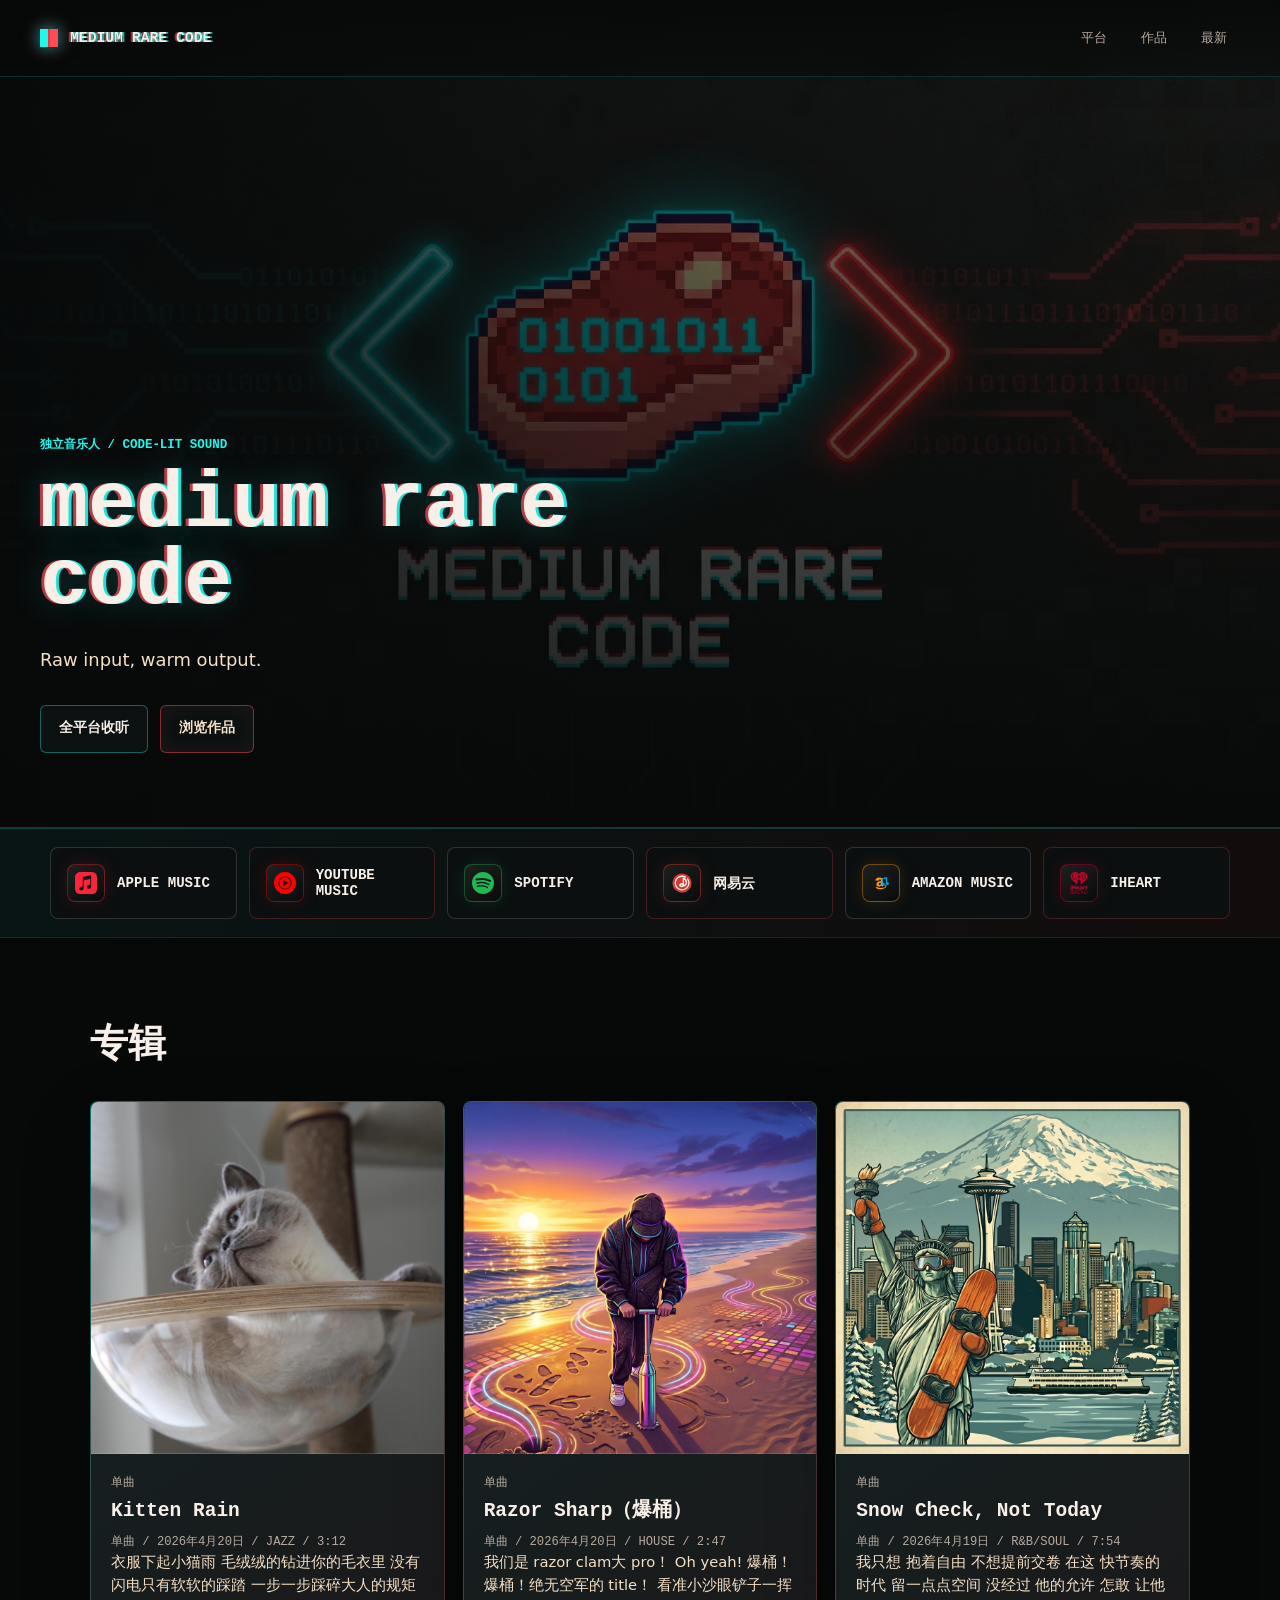
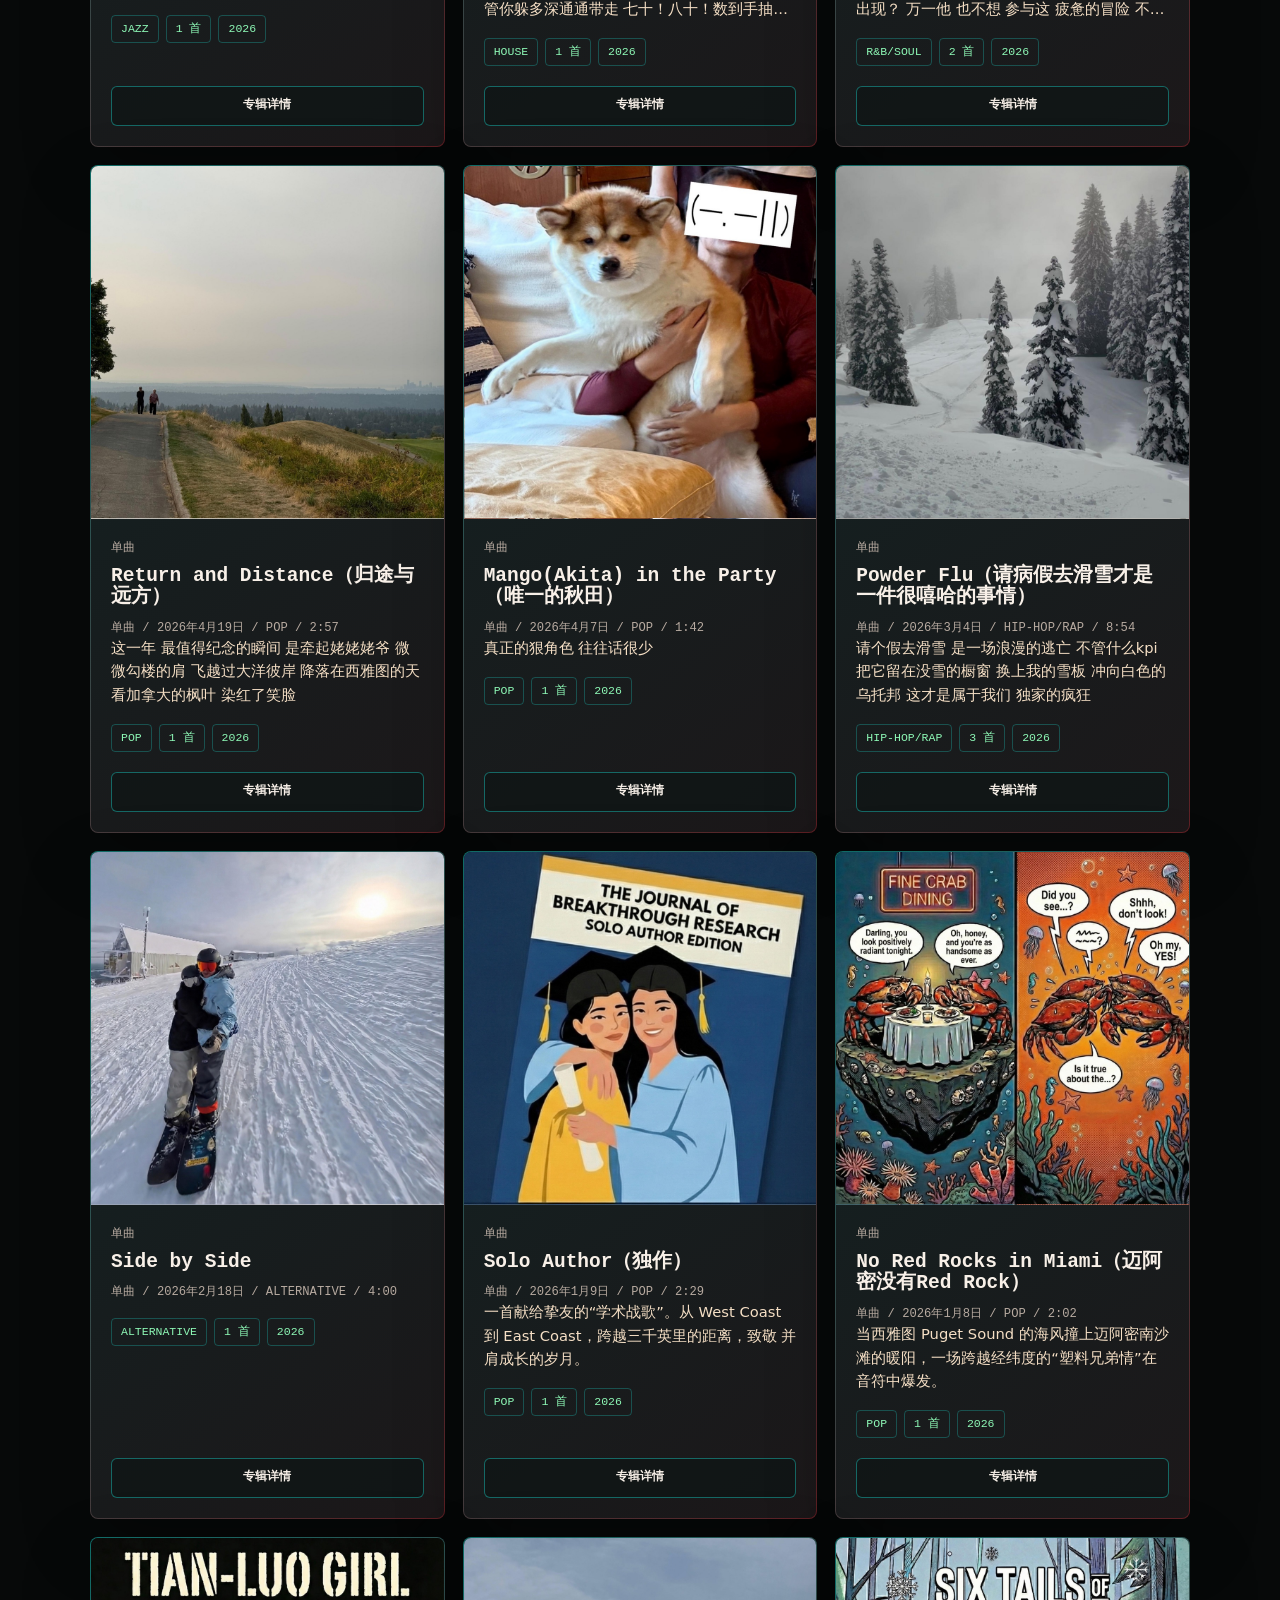
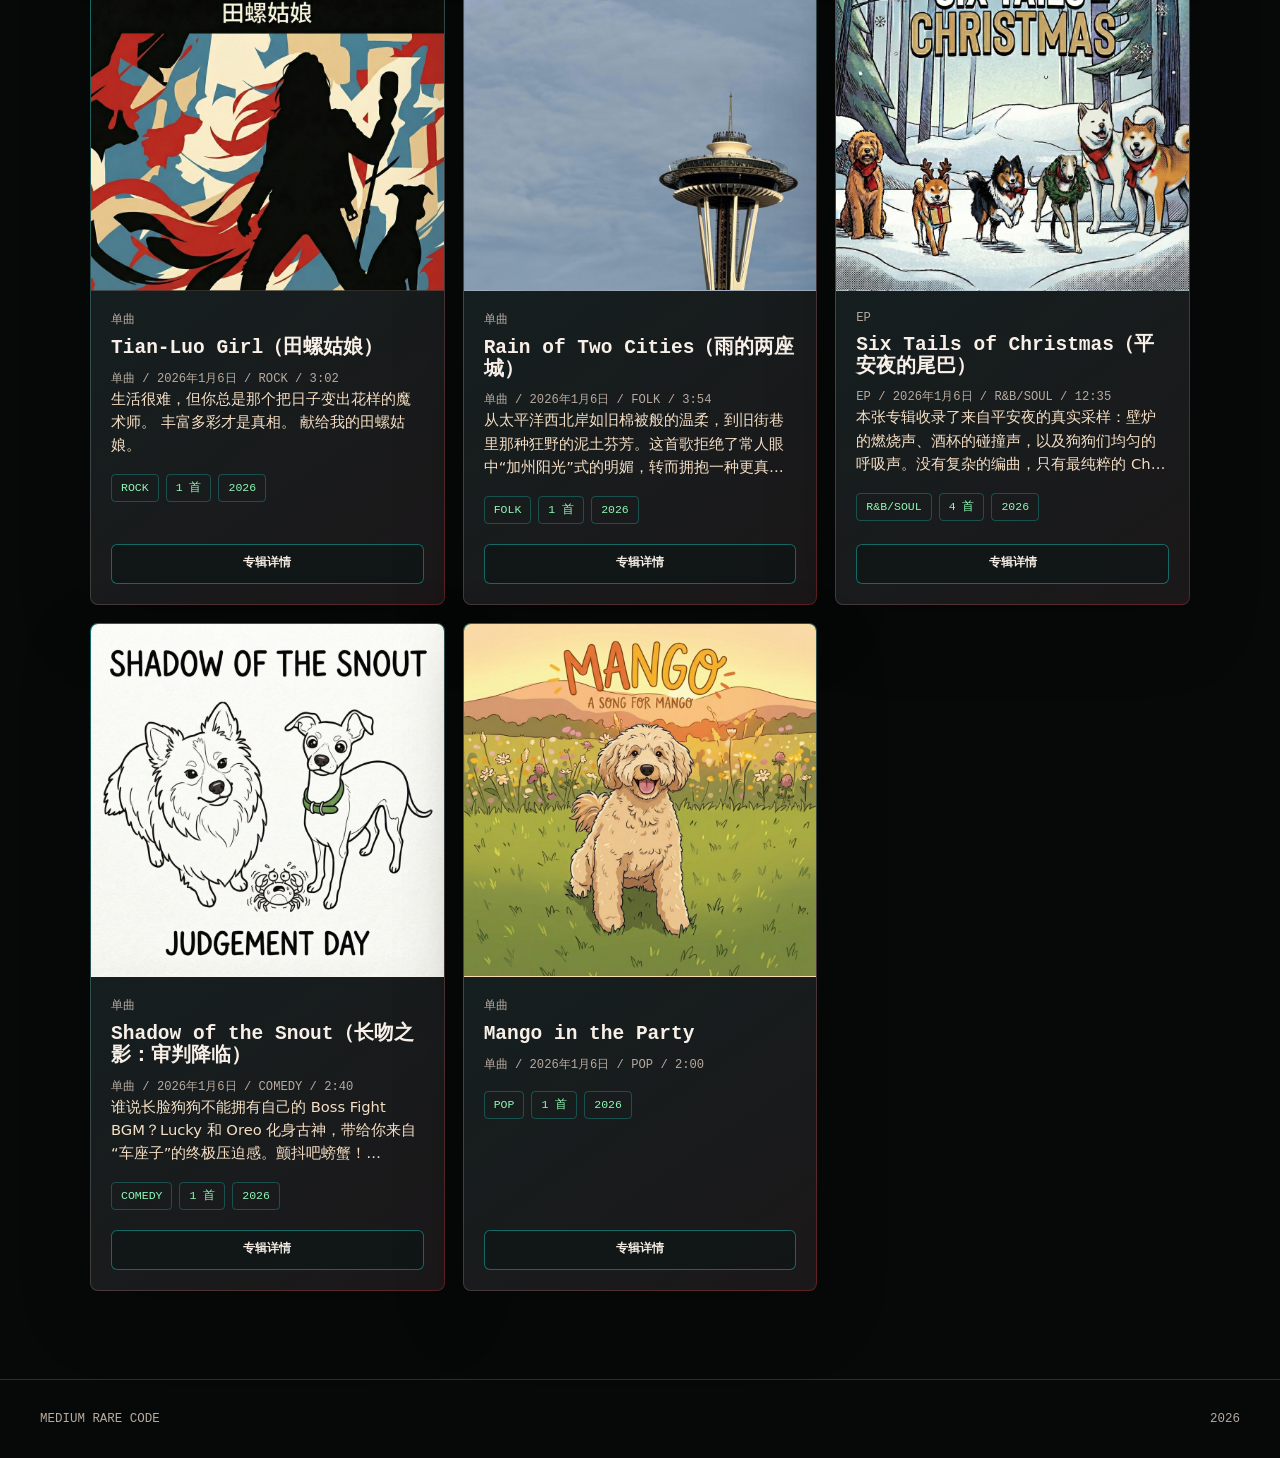
<file: index.html>
<!doctype html>
<html lang="zh-Hans">
  <head>
    <meta charset="utf-8">
    <meta name="viewport" content="width=device-width, initial-scale=1">
    <title>medium rare code</title>
    <meta
      name="description"
      content="medium rare code 的音乐主页、作品集和全平台分享链接。"
    >
    <meta property="og:title" content="medium rare code">
    <meta
      property="og:description"
      content="中文优先的 medium rare code 音乐作品集和全平台链接。"
    >
    <meta property="og:type" content="website">
    <meta property="og:image" content="assets/medium-rare-code-banner.jpeg">
    <link rel="stylesheet" href="styles.css">
    <script src="site-data.js" defer></script>
    <script src="app.js" defer></script>
  </head>
  <body data-page="home">
    <header class="site-header" aria-label="主导航">
      <a class="brand-mark" href="./index.html" aria-label="medium rare code 首页">
        <span class="brand-pixel" aria-hidden="true"></span>
        <span>medium rare code</span>
      </a>
      <nav class="nav-links" aria-label="Main">
        <a href="#listen">平台</a>
        <a href="#releases">作品</a>
        <a href="song.html?track=kitten-rain">最新</a>
      </nav>
    </header>

    <main>
      <section class="hero" aria-labelledby="hero-title">
        <div class="hero-content">
          <p class="eyebrow">独立音乐人 / code-lit sound</p>
          <h1 id="hero-title">medium rare code</h1>
          <p class="hero-copy">
            Raw input, warm output.
          </p>
          <div class="hero-actions" aria-label="主要操作">
            <a class="button button-primary" href="#listen">全平台收听</a>
            <a class="button button-ghost" href="#releases">浏览作品</a>
          </div>
        </div>
      </section>

      <section class="platform-strip" id="listen" aria-label="Artist platform links">
        <div class="platform-strip-inner">
          <div class="platform-grid" id="artist-links"></div>
        </div>
      </section>

      <section class="section" id="releases" aria-labelledby="releases-title">
        <div class="section-heading">
          <h2 id="releases-title">专辑</h2>
        </div>
        <div class="release-grid" id="release-grid" aria-live="polite"></div>
      </section>
    </main>

    <footer class="site-footer">
      <span>medium rare code</span>
      <span id="footer-year"></span>
    </footer>
  </body>
</html>
</file>
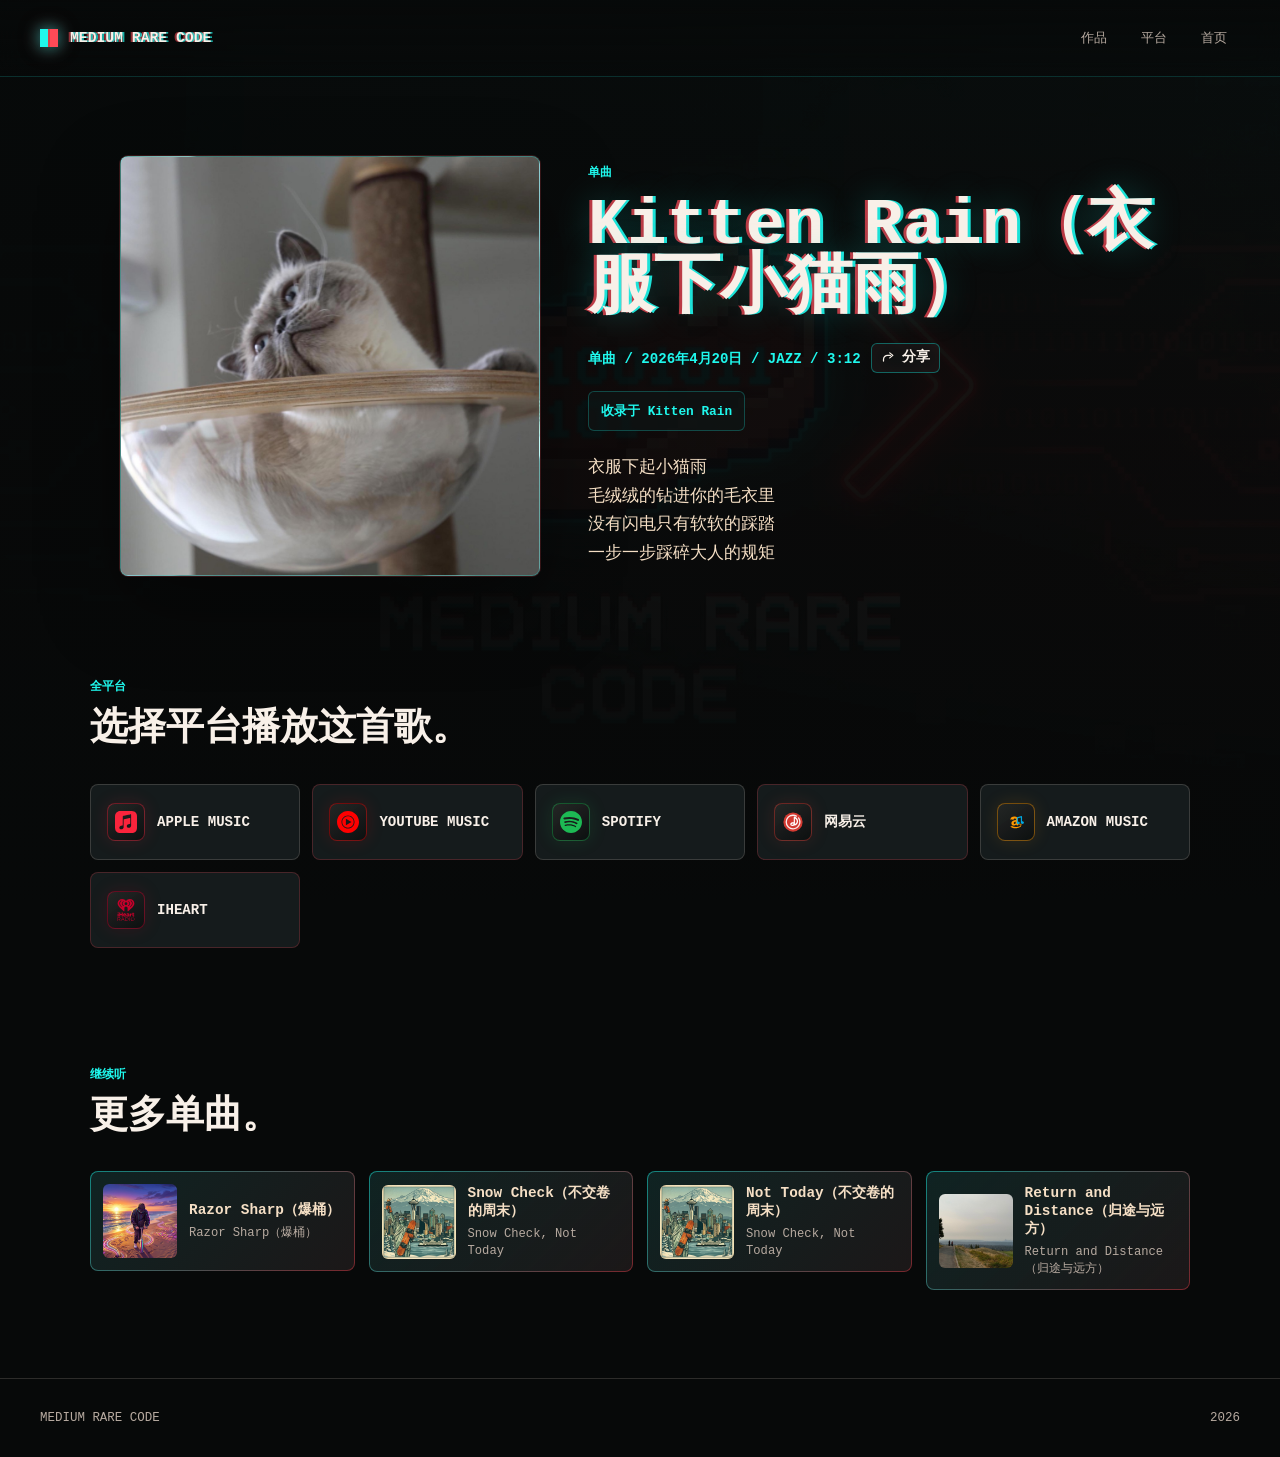
<file: single.html>
<!doctype html>
<html lang="zh-Hans">
  <head>
    <meta charset="utf-8">
    <meta name="viewport" content="width=device-width, initial-scale=1">
    <title>medium rare code - single link</title>
    <meta
      name="description"
      content="medium rare code 单曲的全平台分享链接。"
    >
    <meta property="og:title" content="medium rare code - single link">
    <meta
      property="og:description"
      content="在你常用的音乐平台打开这首 medium rare code 单曲。"
    >
    <meta property="og:type" content="music.song">
    <meta property="og:image" content="assets/medium-rare-code-banner.jpeg">
    <link rel="stylesheet" href="styles.css">
    <script src="site-data.js" defer></script>
    <script src="app.js" defer></script>
  </head>
  <body data-page="single">
    <header class="site-header" aria-label="主导航">
      <a class="brand-mark" href="./index.html" aria-label="medium rare code 首页">
        <span class="brand-pixel" aria-hidden="true"></span>
        <span>medium rare code</span>
      </a>
      <nav class="nav-links" aria-label="Main">
        <a href="./index.html#releases">作品</a>
        <a href="./index.html#listen">平台</a>
        <a href="./index.html">首页</a>
      </nav>
    </header>

    <main class="song-page single-page">
      <section class="song-hero" aria-labelledby="song-title">
        <div class="song-art" aria-hidden="true"></div>
        <div class="song-copy">
          <p class="eyebrow" id="song-type">单曲</p>
          <h1 id="song-title">medium rare code</h1>
          <div class="song-meta-row">
            <p class="song-meta" id="song-meta"></p>
            <button class="button button-ghost share-button" id="copy-share-link" type="button">
              <svg class="share-icon" viewBox="0 0 24 24" aria-hidden="true">
                <path d="M15 7h-4.5A6.5 6.5 0 0 0 4 13.5V16"></path>
                <path d="M14 3l5 4-5 4"></path>
              </svg>
              <span class="share-label">分享</span>
            </button>
          </div>
          <div class="context-actions">
            <a class="single-release-link" id="single-release-link" href="./song.html">
              收录于专辑
            </a>
          </div>
          <p class="song-description" id="song-description"></p>
        </div>
      </section>

      <section class="section song-links-section" aria-labelledby="platform-title">
        <div class="section-heading">
          <p class="eyebrow">全平台</p>
          <h2 id="platform-title">选择平台播放这首歌。</h2>
        </div>
        <div class="platform-grid" id="song-links"></div>
      </section>

      <section class="section more-releases" aria-labelledby="more-title">
        <div class="section-heading">
          <p class="eyebrow">继续听</p>
          <h2 id="more-title">更多单曲。</h2>
        </div>
        <div class="single-grid" id="more-releases-grid"></div>
      </section>
    </main>

    <footer class="site-footer">
      <span>medium rare code</span>
      <span id="footer-year"></span>
    </footer>
  </body>
</html>
</file>
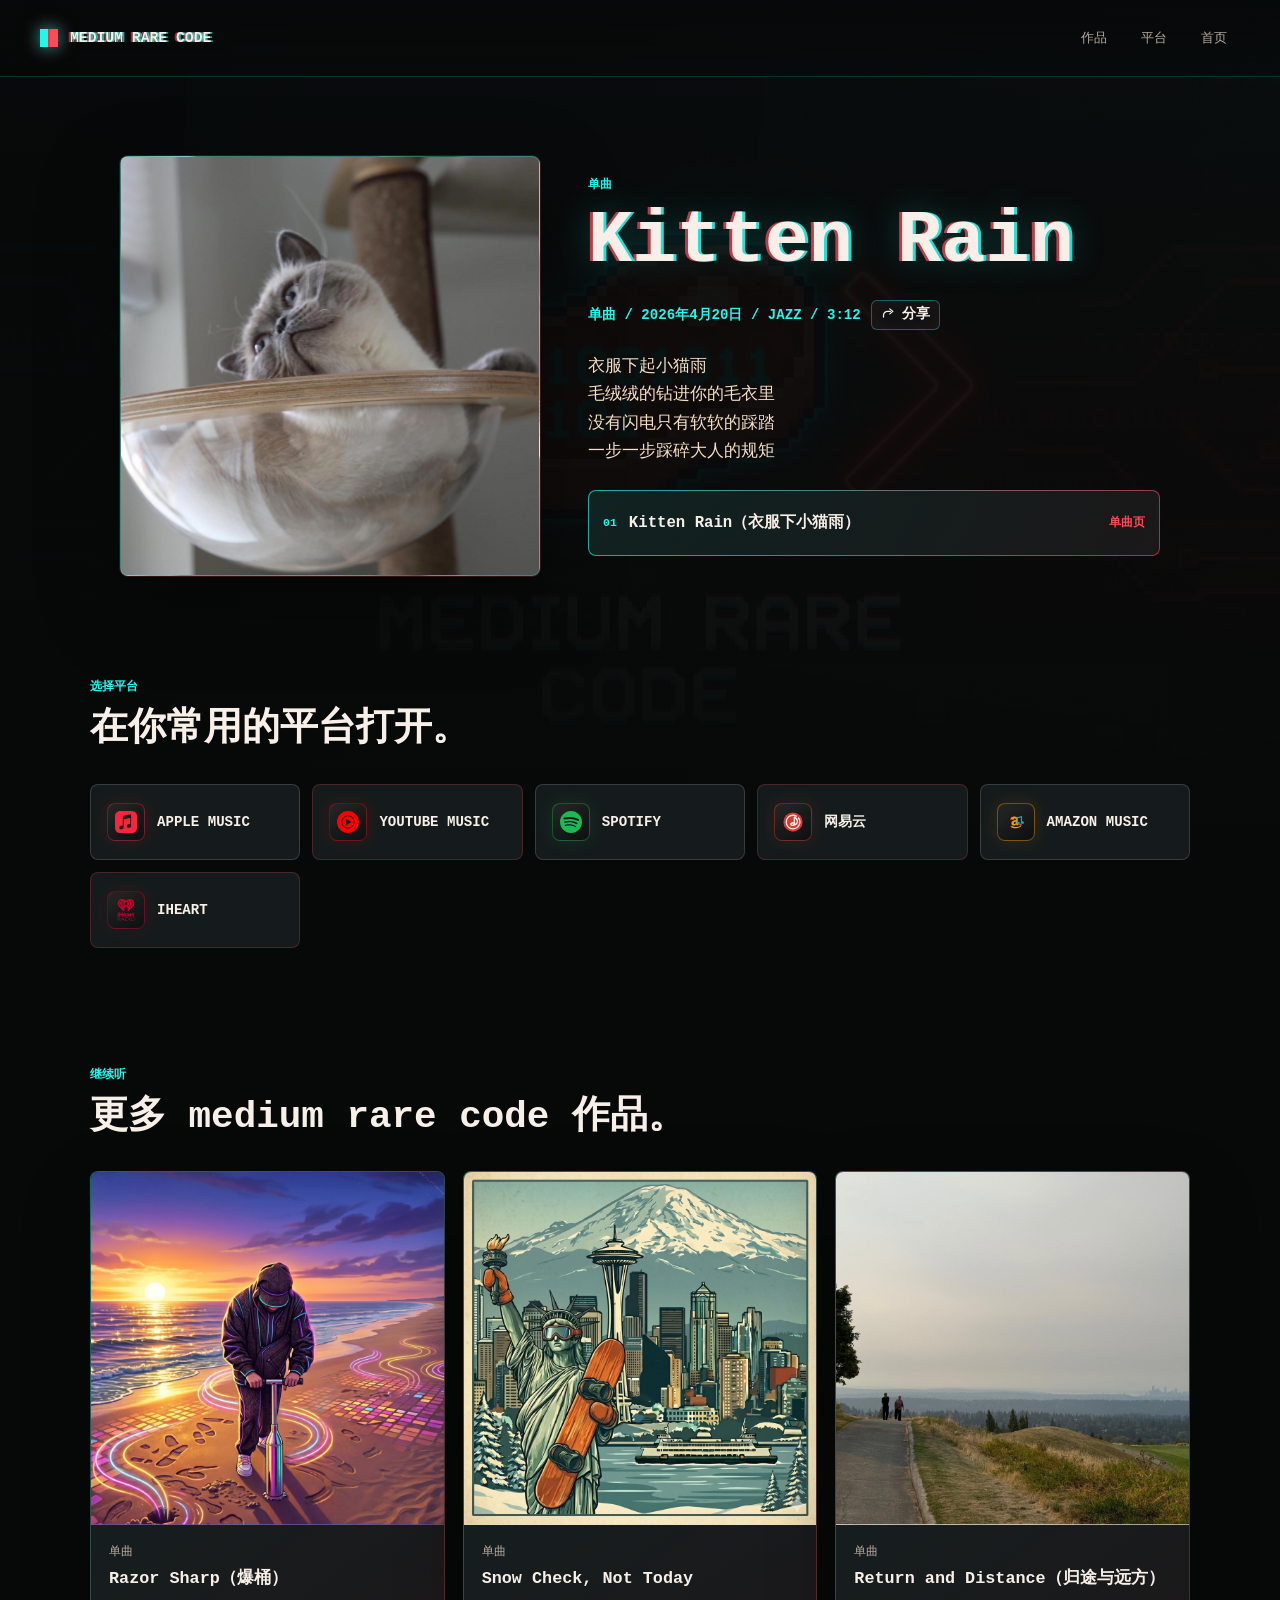
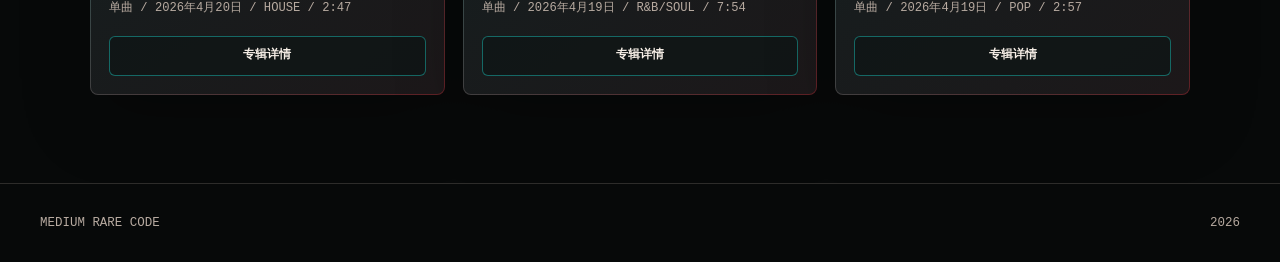
<file: song.html>
<!doctype html>
<html lang="zh-Hans">
  <head>
    <meta charset="utf-8">
    <meta name="viewport" content="width=device-width, initial-scale=1">
    <title>medium rare code - song link</title>
    <meta
      name="description"
      content="medium rare code 作品的全平台分享链接。"
    >
    <meta property="og:title" content="medium rare code - song link">
    <meta
      property="og:description"
      content="在你常用的音乐平台打开这首 medium rare code 作品。"
    >
    <meta property="og:type" content="music.song">
    <meta property="og:image" content="assets/medium-rare-code-banner.jpeg">
    <link rel="stylesheet" href="styles.css">
    <script src="site-data.js" defer></script>
    <script src="app.js" defer></script>
  </head>
  <body data-page="song">
    <header class="site-header" aria-label="主导航">
      <a class="brand-mark" href="./index.html" aria-label="medium rare code 首页">
        <span class="brand-pixel" aria-hidden="true"></span>
        <span>medium rare code</span>
      </a>
      <nav class="nav-links" aria-label="Main">
        <a href="./index.html#releases">作品</a>
        <a href="./index.html#listen">平台</a>
        <a href="./index.html">首页</a>
      </nav>
    </header>

    <main class="song-page">
      <section class="song-hero" aria-labelledby="song-title">
        <div class="song-art" aria-hidden="true"></div>
        <div class="song-copy">
          <p class="eyebrow" id="song-type">单曲</p>
          <h1 id="song-title">medium rare code</h1>
          <div class="song-meta-row">
            <p class="song-meta" id="song-meta"></p>
            <button class="button button-ghost share-button" id="copy-share-link" type="button">
              <svg class="share-icon" viewBox="0 0 24 24" aria-hidden="true">
                <path d="M15 7h-4.5A6.5 6.5 0 0 0 4 13.5V16"></path>
                <path d="M14 3l5 4-5 4"></path>
              </svg>
              <span class="share-label">分享</span>
            </button>
          </div>
          <p class="song-description" id="song-description"></p>
          <div class="release-track-panel">
            <div class="track-list" id="track-list" aria-label="曲目列表"></div>
          </div>
        </div>
      </section>

      <section class="section song-links-section" aria-labelledby="platform-title">
        <div class="section-heading">
          <p class="eyebrow">选择平台</p>
          <h2 id="platform-title">在你常用的平台打开。</h2>
        </div>
        <div class="platform-grid" id="song-links"></div>
      </section>

      <section class="section more-releases" aria-labelledby="more-title">
        <div class="section-heading">
          <p class="eyebrow">继续听</p>
          <h2 id="more-title">更多 medium rare code 作品。</h2>
        </div>
        <div class="release-grid compact" id="more-releases-grid"></div>
      </section>
    </main>

    <footer class="site-footer">
      <span>medium rare code</span>
      <span id="footer-year"></span>
    </footer>
  </body>
</html>
</file>
<file: styles.css>
:root {
  --ink: #070909;
  --panel: #101516;
  --panel-2: #151b1c;
  --line: rgba(245, 231, 215, 0.16);
  --text: #f8f0e8;
  --muted: #b7aaa0;
  --cyan: #1ff8ed;
  --red: #ff4a57;
  --meat: #d64047;
  --marrow: #f5dfc5;
  --green: #8df7b5;
  --shadow: rgba(0, 0, 0, 0.52);
}

* {
  box-sizing: border-box;
}

html {
  min-width: 320px;
  scroll-behavior: smooth;
}

body {
  margin: 0;
  min-height: 100vh;
  background:
    linear-gradient(180deg, rgba(7, 9, 9, 0.2), var(--ink) 620px),
    var(--ink);
  color: var(--text);
  font-family:
    ui-monospace,
    "SFMono-Regular",
    "SF Mono",
    Menlo,
    Consolas,
    "Liberation Mono",
    monospace;
  font-size: 16px;
  letter-spacing: 0;
}

a {
  color: inherit;
  text-decoration: none;
}

button,
a {
  -webkit-tap-highlight-color: transparent;
}

:focus-visible {
  outline: 2px solid var(--cyan);
  outline-offset: 4px;
}

.site-header {
  position: fixed;
  z-index: 20;
  top: 0;
  left: 0;
  right: 0;
  display: flex;
  align-items: center;
  justify-content: space-between;
  gap: 24px;
  min-height: 76px;
  padding: 18px 40px;
  background: linear-gradient(180deg, rgba(7, 9, 9, 0.9), rgba(7, 9, 9, 0.45));
  border-bottom: 1px solid rgba(31, 248, 237, 0.16);
  backdrop-filter: blur(14px);
}

.brand-mark {
  display: inline-flex;
  align-items: center;
  gap: 12px;
  min-width: 0;
  color: var(--text);
  font-size: 0.92rem;
  font-weight: 800;
  text-transform: uppercase;
  text-shadow: 2px 0 0 rgba(31, 248, 237, 0.7), -2px 0 0 rgba(255, 74, 87, 0.55);
}

.brand-pixel {
  width: 18px;
  height: 18px;
  flex: 0 0 auto;
  background:
    linear-gradient(90deg, var(--cyan) 0 45%, transparent 45% 55%, var(--red) 55%),
    var(--meat);
  box-shadow:
    0 0 16px rgba(31, 248, 237, 0.58),
    0 0 22px rgba(255, 74, 87, 0.35);
}

.nav-links {
  display: flex;
  align-items: center;
  justify-content: flex-end;
  gap: 8px;
  min-width: 0;
}

.nav-links a {
  min-height: 38px;
  padding: 10px 12px;
  border: 1px solid transparent;
  color: var(--muted);
  font-size: 0.82rem;
  text-transform: uppercase;
}

.nav-links a:hover {
  border-color: rgba(31, 248, 237, 0.4);
  color: var(--text);
}

.hero {
  position: relative;
  display: grid;
  align-items: end;
  min-height: 92svh;
  padding: 148px 40px 74px;
  overflow: hidden;
  border-bottom: 1px solid var(--line);
}

.hero::before,
.song-page::before {
  position: absolute;
  inset: 0;
  content: "";
  background-image: url("assets/medium-rare-code-banner.jpeg");
  background-repeat: no-repeat;
  background-position: center;
  background-size: cover;
}

.hero::before {
  filter: saturate(1.12) contrast(1.08);
  transform: scale(1.012);
}

.hero::after {
  position: absolute;
  inset: 0;
  content: "";
  background:
    linear-gradient(90deg, rgba(7, 9, 9, 0.94), rgba(7, 9, 9, 0.52) 42%, rgba(7, 9, 9, 0.22)),
    linear-gradient(180deg, rgba(7, 9, 9, 0.15), rgba(7, 9, 9, 0.72) 78%, var(--ink));
}

.hero-content {
  position: relative;
  z-index: 1;
  width: min(100%, 760px);
}

.eyebrow {
  margin: 0 0 14px;
  color: var(--cyan);
  font-size: 0.78rem;
  font-weight: 800;
  text-transform: uppercase;
}

h1,
h2,
h3,
p {
  letter-spacing: 0;
}

h1 {
  margin: 0;
  color: var(--text);
  font-size: 5rem;
  line-height: 0.96;
  text-transform: lowercase;
  text-shadow:
    3px 0 0 rgba(31, 248, 237, 0.9),
    -3px 0 0 rgba(255, 74, 87, 0.72),
    0 0 34px rgba(31, 248, 237, 0.25);
}

.hero-copy {
  max-width: 640px;
  margin: 24px 0 0;
  color: var(--marrow);
  font-family: Inter, ui-sans-serif, system-ui, -apple-system, BlinkMacSystemFont, "Segoe UI", sans-serif;
  font-size: 1.12rem;
  line-height: 1.7;
}

.hero-actions,
.context-actions,
.card-actions {
  display: flex;
  flex-wrap: wrap;
  align-items: center;
  gap: 12px;
}

.hero-actions {
  margin-top: 30px;
}

.button,
button.button {
  display: inline-flex;
  align-items: center;
  justify-content: center;
  min-height: 48px;
  padding: 13px 18px;
  border: 1px solid rgba(31, 248, 237, 0.36);
  border-radius: 6px;
  background: rgba(15, 22, 22, 0.72);
  color: var(--text);
  font: inherit;
  font-size: 0.86rem;
  font-weight: 800;
  line-height: 1.15;
  text-align: center;
  text-transform: uppercase;
  cursor: pointer;
}

.button:hover,
.platform-link:hover {
  transform: translateY(-1px);
}

.button-ghost {
  border-color: rgba(255, 74, 87, 0.5);
  color: var(--marrow);
  box-shadow: inset 0 0 22px rgba(255, 74, 87, 0.08);
}

.button-small {
  min-height: 40px;
  padding: 10px 12px;
  font-size: 0.74rem;
}

.platform-strip {
  padding: 18px 40px;
  border-top: 1px solid rgba(31, 248, 237, 0.18);
  border-bottom: 1px solid rgba(255, 74, 87, 0.18);
  background:
    linear-gradient(90deg, rgba(31, 248, 237, 0.05), rgba(255, 74, 87, 0.05)),
    rgba(7, 9, 9, 0.96);
}

.platform-strip-inner {
  width: min(100%, 1180px);
  margin: 0 auto;
}

.section {
  width: min(100%, 1180px);
  margin: 0 auto;
  padding: 88px 40px;
}

.section-heading {
  max-width: 760px;
  margin-bottom: 34px;
}

.section-heading h2 {
  margin: 0;
  font-size: 2.35rem;
  line-height: 1.08;
  text-transform: lowercase;
}

.release-grid {
  display: grid;
  grid-template-columns: repeat(3, minmax(0, 1fr));
  gap: 18px;
}

.release-card {
  display: flex;
  min-height: 100%;
  flex-direction: column;
  overflow: hidden;
  border: 1px solid transparent;
  border-radius: 8px;
  background:
    linear-gradient(145deg, rgba(31, 248, 237, 0.06), rgba(255, 74, 87, 0.05)) padding-box,
    linear-gradient(var(--panel), var(--panel)) padding-box,
    linear-gradient(135deg, rgba(31, 248, 237, 0.42), rgba(255, 74, 87, 0.36)) border-box;
  box-shadow: 0 24px 70px rgba(0, 0, 0, 0.22);
}

.release-card:hover {
  background:
    linear-gradient(145deg, rgba(31, 248, 237, 0.09), rgba(255, 74, 87, 0.08)) padding-box,
    linear-gradient(var(--panel), var(--panel)) padding-box,
    linear-gradient(135deg, rgba(31, 248, 237, 0.86), rgba(255, 74, 87, 0.78)) border-box;
  box-shadow:
    0 24px 70px rgba(0, 0, 0, 0.25),
    0 0 24px rgba(31, 248, 237, 0.1),
    0 0 24px rgba(255, 74, 87, 0.08);
}

.release-art {
  width: 100%;
  aspect-ratio: 1;
  background-position: center;
  background-size: cover;
  border-bottom: 1px solid var(--line);
}

.release-card-body {
  display: flex;
  flex: 1 1 auto;
  min-width: 0;
  flex-direction: column;
  padding: 20px;
}

.release-type,
.release-meta {
  margin: 0;
  color: var(--muted);
  font-size: 0.76rem;
  text-transform: uppercase;
}

.release-card h3 {
  margin: 10px 0 10px;
  color: var(--text);
  font-size: 1.22rem;
  line-height: 1.12;
}

.release-description {
  display: -webkit-box;
  margin: 0;
  overflow: hidden;
  -webkit-box-orient: vertical;
  -webkit-line-clamp: 3;
  color: var(--marrow);
  font-family: Inter, ui-sans-serif, system-ui, -apple-system, BlinkMacSystemFont, "Segoe UI", sans-serif;
  font-size: 0.92rem;
  line-height: 1.58;
}

.release-card .button-small {
  flex: 1 1 150px;
}

.tag-list {
  display: flex;
  flex-wrap: wrap;
  gap: 7px;
  margin-top: 18px;
}

.tag {
  min-height: 28px;
  padding: 7px 9px;
  border: 1px solid rgba(31, 248, 237, 0.24);
  border-radius: 4px;
  color: var(--green);
  font-size: 0.72rem;
  line-height: 1;
  text-transform: uppercase;
}

.card-actions {
  margin-top: auto;
  padding-top: 20px;
}

.platform-grid {
  display: grid;
  grid-template-columns: repeat(auto-fit, minmax(180px, 1fr));
  gap: 12px;
}

.platform-strip .platform-link {
  min-height: 68px;
  background: rgba(12, 16, 17, 0.96);
}

.platform-link {
  display: flex;
  align-items: center;
  justify-content: flex-start;
  gap: 12px;
  min-height: 76px;
  padding: 16px;
  border: 1px solid var(--line);
  border-radius: 8px;
  background: var(--panel-2);
  color: var(--text);
  font-size: 0.88rem;
  font-weight: 800;
  text-transform: uppercase;
}

.platform-link:nth-child(2n) {
  border-color: rgba(255, 74, 87, 0.22);
}

.platform-name {
  display: inline-flex;
  align-items: center;
  gap: 12px;
  min-width: 0;
}

.platform-logo {
  display: inline-flex;
  align-items: center;
  justify-content: center;
  width: 38px;
  height: 38px;
  flex: 0 0 38px;
  border: 1px solid rgba(245, 231, 215, 0.13);
  border-radius: 8px;
  background:
    linear-gradient(145deg, rgba(245, 231, 215, 0.09), rgba(7, 9, 9, 0.18)),
    rgba(7, 9, 9, 0.45);
  box-shadow: inset 0 0 18px rgba(255, 255, 255, 0.03);
}

.platform-logo img {
  display: block;
  width: 22px;
  height: 22px;
  object-fit: contain;
}

.platform-logo-spotify {
  border-color: rgba(29, 185, 84, 0.4);
  box-shadow: 0 0 18px rgba(29, 185, 84, 0.14);
}

.platform-logo-apple-music {
  border-color: rgba(250, 36, 60, 0.4);
  box-shadow: 0 0 18px rgba(250, 36, 60, 0.14);
}

.platform-logo-youtube-music {
  border-color: rgba(255, 0, 0, 0.4);
  box-shadow: 0 0 18px rgba(255, 0, 0, 0.14);
}

.platform-logo-netease-cloud-music {
  border-color: rgba(211, 58, 49, 0.45);
  box-shadow: 0 0 18px rgba(211, 58, 49, 0.15);
}

.platform-logo-amazon-music {
  border-color: rgba(255, 153, 0, 0.42);
  box-shadow: 0 0 18px rgba(255, 153, 0, 0.13);
}

.platform-logo-iheart {
  border-color: rgba(198, 0, 43, 0.45);
  box-shadow: 0 0 18px rgba(198, 0, 43, 0.15);
}

.platform-label {
  min-width: 0;
  overflow-wrap: anywhere;
}

.site-footer {
  display: flex;
  align-items: center;
  justify-content: space-between;
  gap: 20px;
  padding: 32px 40px;
  border-top: 1px solid var(--line);
  color: var(--muted);
  font-size: 0.78rem;
  text-transform: uppercase;
}

.song-page {
  position: relative;
  min-height: 100vh;
  overflow: hidden;
}

.song-page::before {
  position: fixed;
  z-index: -2;
  opacity: 0.26;
  filter: saturate(1.16) contrast(1.08);
}

.song-page::after {
  position: fixed;
  z-index: -1;
  inset: 0;
  content: "";
  background:
    linear-gradient(90deg, rgba(7, 9, 9, 0.95), rgba(7, 9, 9, 0.76)),
    linear-gradient(180deg, rgba(31, 248, 237, 0.08), rgba(255, 74, 87, 0.06), var(--ink));
}

.song-hero {
  display: grid;
  grid-template-columns: minmax(260px, 420px) minmax(0, 1fr);
  gap: 48px;
  width: min(100%, 1120px);
  margin: 0 auto;
  padding: 156px 40px 56px;
}

.song-art {
  width: 100%;
  aspect-ratio: 1;
  border: 1px solid rgba(31, 248, 237, 0.28);
  border-radius: 8px;
  background-position: center;
  background-size: cover;
  box-shadow:
    0 0 0 1px rgba(255, 74, 87, 0.18),
    0 28px 80px rgba(0, 0, 0, 0.35);
}

.song-copy {
  align-self: center;
  min-width: 0;
}

.song-copy h1 {
  font-size: 4.6rem;
  text-transform: none;
  overflow-wrap: anywhere;
}

.song-meta-row {
  display: flex;
  flex-wrap: wrap;
  align-items: center;
  gap: 10px;
  margin: 22px 0 0;
}

.song-meta {
  margin: 0;
  color: var(--cyan);
  font-size: 0.88rem;
  font-weight: 800;
  text-transform: uppercase;
}

.song-description {
  max-width: 680px;
  margin: 22px 0 0;
  color: var(--marrow);
  font-family: Inter, ui-sans-serif, system-ui, -apple-system, BlinkMacSystemFont, "Segoe UI", sans-serif;
  font-size: 1.04rem;
  line-height: 1.72;
  white-space: pre-line;
}

.song-description:empty {
  display: none;
}

.track-list {
  display: grid;
  grid-template-columns: repeat(auto-fit, minmax(240px, 1fr));
  gap: 10px;
  width: min(100%, 640px);
  margin: 24px 0 0;
}

.track-list:empty {
  display: none;
}

.track-list-item {
  display: grid;
  grid-template-columns: auto minmax(0, 1fr) auto;
  gap: 12px;
  align-items: center;
  min-height: 66px;
  padding: 14px;
  border: 1px solid transparent;
  border-radius: 8px;
  background:
    linear-gradient(rgba(15, 22, 22, 0.92), rgba(15, 22, 22, 0.92)) padding-box,
    linear-gradient(120deg, rgba(31, 248, 237, 0.7), rgba(255, 74, 87, 0.64)) border-box;
  color: var(--marrow);
  line-height: 1.3;
  text-decoration: none;
  transition: transform 180ms ease, box-shadow 180ms ease;
}

.track-list-item:hover {
  box-shadow: 0 0 28px rgba(31, 248, 237, 0.12);
  transform: translateY(-1px);
}

.track-number,
.track-action {
  font-size: 0.72rem;
  font-weight: 900;
  text-transform: uppercase;
}

.track-number {
  color: var(--cyan);
}

.track-title {
  min-width: 0;
  color: var(--text);
  font-family: "Space Mono", ui-monospace, SFMono-Regular, Menlo, monospace;
  font-size: 0.98rem;
  font-weight: 800;
  overflow-wrap: anywhere;
}

.track-action {
  color: var(--red);
  white-space: nowrap;
}

.release-track-panel,
.context-actions {
  display: flex;
  flex-wrap: wrap;
  align-items: flex-start;
  gap: 12px;
  width: min(100%, 720px);
  margin-top: 18px;
}

.context-actions {
  align-items: center;
}

.release-track-panel {
  margin-top: 24px;
}

.release-track-panel .track-list {
  flex: 1 1 360px;
  width: auto;
  margin: 0;
}

.single-page .song-copy h1 {
  font-size: 4.1rem;
}

.single-release-link {
  min-height: 40px;
  padding: 10px 12px;
  font-size: 0.8rem;
}

.single-release-link {
  display: inline-flex;
  align-items: center;
  max-width: min(100%, 520px);
  border: 1px solid rgba(31, 248, 237, 0.24);
  border-radius: 6px;
  background: rgba(15, 22, 22, 0.66);
  color: var(--cyan);
  font-family: "Space Mono", ui-monospace, SFMono-Regular, Menlo, monospace;
  font-weight: 800;
  line-height: 1.35;
  text-decoration: none;
  overflow-wrap: anywhere;
}

.single-release-link:hover {
  border-color: rgba(255, 74, 87, 0.5);
  color: var(--marrow);
}

.share-button {
  gap: 6px;
  min-height: 30px;
  padding: 6px 9px;
  border-color: rgba(31, 248, 237, 0.38);
  color: var(--marrow);
  font-size: 0.74rem;
}

button.share-button {
  min-height: 30px;
  height: 30px;
  padding: 5px 9px;
  line-height: 1;
}

.share-icon {
  width: 15px;
  height: 15px;
  fill: none;
  stroke: currentColor;
  stroke-width: 2;
  stroke-linecap: round;
  stroke-linejoin: round;
}

.song-links-section {
  padding-top: 46px;
}

.more-releases {
  padding-top: 30px;
}

.release-grid.compact {
  grid-template-columns: repeat(3, minmax(0, 1fr));
}

.single-grid {
  display: grid;
  grid-template-columns: repeat(4, minmax(0, 1fr));
  gap: 14px;
}

.single-card {
  min-width: 0;
}

.single-card-link {
  display: grid;
  grid-template-columns: 74px minmax(0, 1fr);
  gap: 12px;
  align-items: center;
  min-height: 98px;
  padding: 12px;
  border: 1px solid transparent;
  border-radius: 8px;
  background:
    linear-gradient(rgba(15, 22, 22, 0.88), rgba(15, 22, 22, 0.88)) padding-box,
    linear-gradient(135deg, rgba(31, 248, 237, 0.52), rgba(255, 74, 87, 0.46)) border-box;
  color: var(--text);
  text-decoration: none;
  transition: transform 180ms ease, box-shadow 180ms ease;
}

.single-card-link:hover {
  box-shadow: 0 0 24px rgba(255, 74, 87, 0.12);
  transform: translateY(-1px);
}

.single-card-art {
  width: 74px;
  aspect-ratio: 1;
  border-radius: 6px;
  background-position: center;
  background-size: cover;
}

.single-card-copy {
  display: grid;
  gap: 6px;
  min-width: 0;
}

.single-card-title,
.single-card-release {
  overflow-wrap: anywhere;
}

.single-card-title {
  color: var(--marrow);
  font-family: "Space Mono", ui-monospace, SFMono-Regular, Menlo, monospace;
  font-size: 0.9rem;
  font-weight: 900;
  line-height: 1.25;
}

.single-card-release {
  color: var(--muted);
  font-size: 0.76rem;
  line-height: 1.35;
}

.compact-card {
  min-height: 100%;
}

.compact-card .release-card-body {
  padding: 18px;
}

.compact-card h3 {
  font-size: 1.05rem;
}

@media (max-width: 980px) {
  h1 {
    font-size: 4rem;
  }

  .release-grid {
    grid-template-columns: repeat(2, minmax(0, 1fr));
  }

  .release-grid.compact {
    grid-template-columns: repeat(3, minmax(0, 1fr));
  }

  .single-grid {
    grid-template-columns: repeat(2, minmax(0, 1fr));
  }

  .platform-grid {
    grid-template-columns: repeat(2, minmax(0, 1fr));
  }

  .song-hero {
    grid-template-columns: 1fr;
    gap: 28px;
  }

  .song-copy h1 {
    font-size: 4rem;
  }

  .single-page .song-copy h1 {
    font-size: 3.4rem;
  }
}

@media (max-width: 720px) {
  .site-header {
    min-height: 88px;
    padding: 16px 18px;
    align-items: flex-start;
    flex-direction: column;
    gap: 10px;
  }

  .nav-links {
    width: 100%;
    justify-content: flex-start;
    overflow-x: auto;
  }

  .nav-links a {
    flex: 0 0 auto;
    padding: 8px 10px;
  }

  .hero {
    min-height: 78svh;
    padding: 170px 20px 48px;
  }

  .hero::before {
    background-position: center 92px;
    background-size: min(132vw, 620px) auto;
    transform: none;
  }

  .hero::after {
    background:
      linear-gradient(180deg, rgba(7, 9, 9, 0.06), rgba(7, 9, 9, 0.42) 34%, rgba(7, 9, 9, 0.92) 78%, var(--ink)),
      linear-gradient(90deg, rgba(7, 9, 9, 0.88), rgba(7, 9, 9, 0.28));
  }

  h1 {
    font-size: 3rem;
  }

  .hero-copy,
  .song-description {
    font-size: 1rem;
  }

  .hero-actions,
  .context-actions,
  .release-track-panel {
    align-items: stretch;
    flex-direction: column;
  }

  .button:not(.share-button),
  .single-release-link {
    width: 100%;
  }

  .platform-strip {
    padding: 14px 20px;
  }

  .section {
    padding: 64px 20px;
  }

  .section-heading h2 {
    font-size: 1.88rem;
  }

  .release-grid,
  .release-grid.compact,
  .single-grid {
    grid-template-columns: 1fr;
  }

  .release-card,
  .compact-card {
    min-height: 100%;
  }

  .release-art {
    border-bottom: 1px solid var(--line);
  }

  .release-card-body {
    padding: 20px;
  }

  .platform-grid {
    grid-template-columns: 1fr;
  }

  .song-hero {
    padding: 142px 20px 34px;
  }

  .song-copy h1 {
    font-size: 3rem;
  }

  .single-page .song-copy h1 {
    font-size: 2.45rem;
  }

  .track-list {
    grid-template-columns: 1fr;
  }

  .track-list-item {
    grid-template-columns: auto minmax(0, 1fr);
  }

  .track-action {
    grid-column: 2;
  }

  .site-footer {
    padding: 28px 20px;
  }
}

@media (max-width: 420px) {
  .hero {
    min-height: 76svh;
    padding-top: 158px;
  }

  .hero::before {
    background-position: center 98px;
    background-size: 126vw auto;
  }

  h1,
  .song-copy h1 {
    font-size: 2.54rem;
  }

  .brand-mark {
    font-size: 0.8rem;
  }

  .release-card h3 {
    font-size: 1.18rem;
  }
}

@media (prefers-reduced-motion: no-preference) {
  .button,
  .platform-link,
  .release-card {
    transition:
      color 160ms ease,
      transform 160ms ease,
      background 160ms ease,
      box-shadow 160ms ease;
  }
}
</file>
